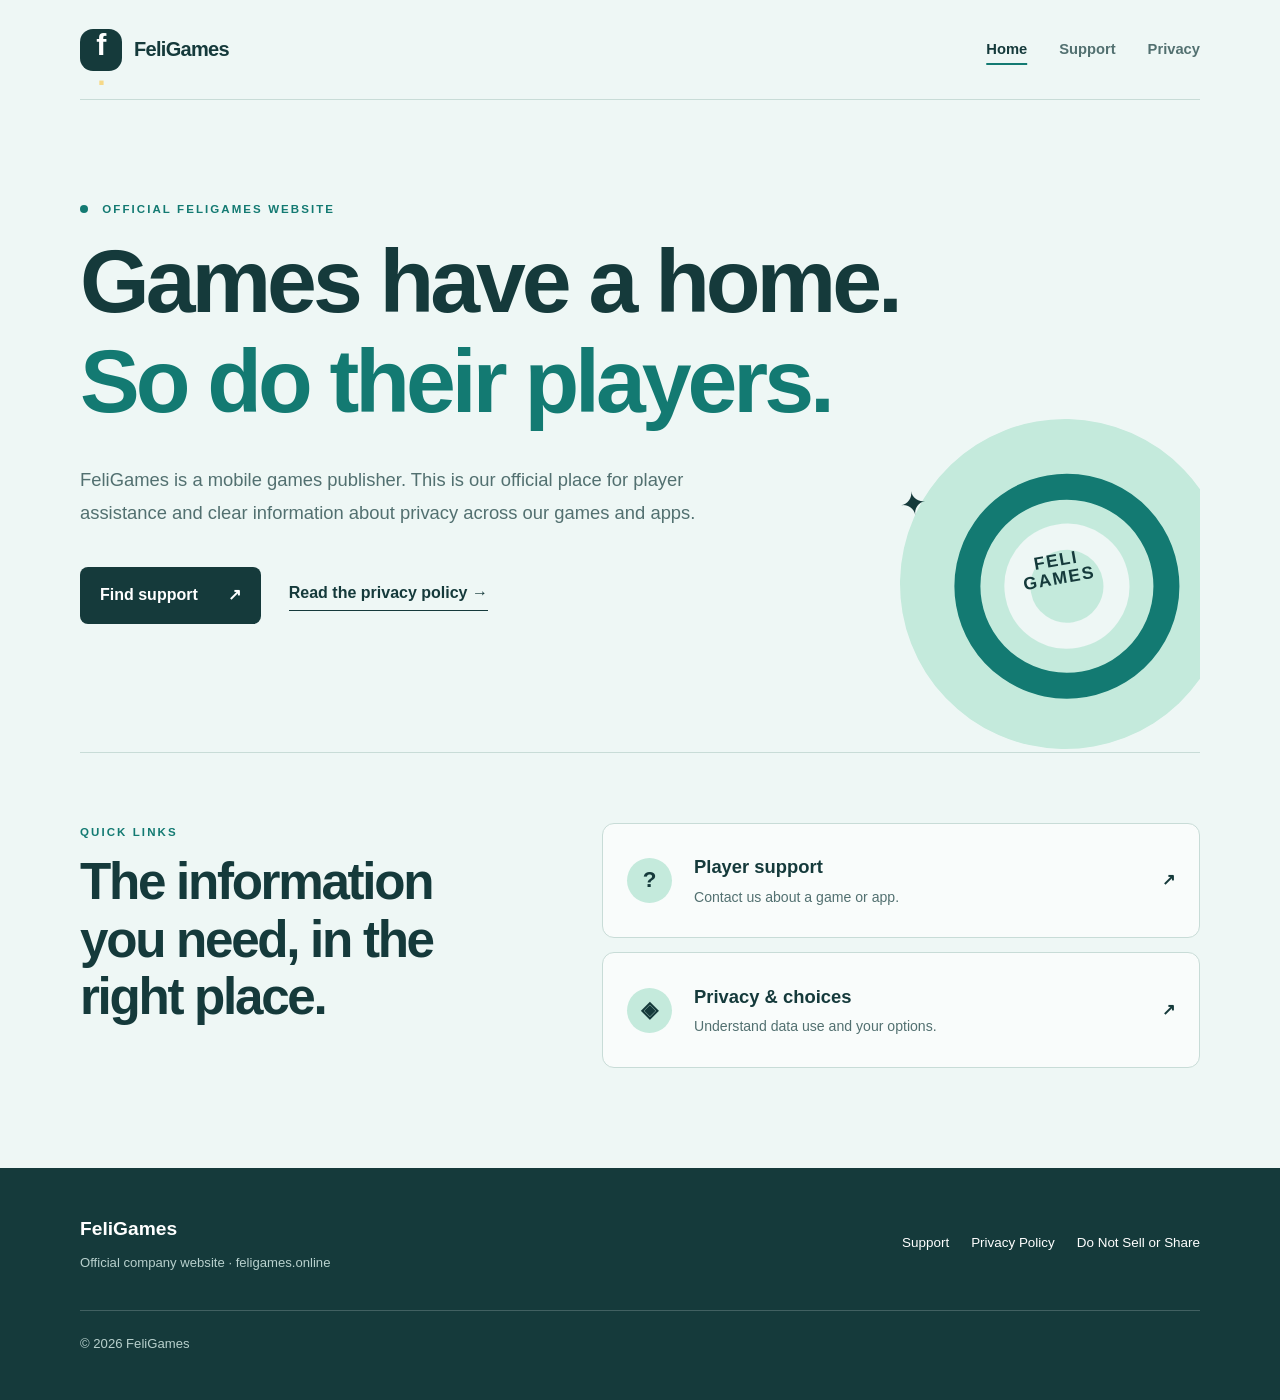
<file: index.html>
<!doctype html>
<html lang="en">
<head>
  <meta charset="utf-8">
  <meta name="viewport" content="width=device-width, initial-scale=1">
  <meta name="theme-color" content="#eef7f5">
  <meta name="description" content="FeliGames is a mobile games publisher. Find official support and privacy information here.">
  <link rel="canonical" href="https://feligames.online/">
  <link rel="stylesheet" href="styles.css">
  <title>FeliGames | Mobile Games Publisher</title>
</head>
<body>
  <a class="skip" href="#main">Skip to content</a>
  <header class="site-header wrap">
    <a class="wordmark" href="./" aria-label="FeliGames home"><span class="mark" aria-hidden="true">f<span>.</span></span><span>FeliGames</span></a>
    <nav aria-label="Main navigation"><a aria-current="page" href="./">Home</a><a href="support.html">Support</a><a href="privacy-policy.html">Privacy</a></nav>
  </header>
  <main id="main">
    <section class="hero wrap">
      <p class="eyebrow"><span class="dot"></span> Official FeliGames website</p>
      <h1>Games have a home.<br><span>So do their players.</span></h1>
      <p class="hero-lead">FeliGames is a mobile games publisher. This is our official place for player assistance and clear information about privacy across our games and apps.</p>
      <div class="hero-actions"><a class="button" href="support.html">Find support <span aria-hidden="true">↗</span></a><a class="text-link" href="privacy-policy.html">Read the privacy policy <span aria-hidden="true">→</span></a></div>
      <div class="hero-art" aria-hidden="true"><span class="arc arc-one"></span><span class="arc arc-two"></span><span class="spark spark-one">✦</span><span class="spark spark-two">✦</span><span class="art-label">FELI<br>GAMES</span></div>
    </section>
    <section class="directory wrap" aria-labelledby="directory-title">
      <div class="directory-intro"><p class="eyebrow">Quick links</p><h2 id="directory-title">The information you need, in the right place.</h2></div>
      <div class="directory-links"><a href="support.html"><span class="link-icon" aria-hidden="true">?</span><span><strong>Player support</strong><small>Contact us about a game or app.</small></span><span class="arrow" aria-hidden="true">↗</span></a><a href="privacy-policy.html"><span class="link-icon" aria-hidden="true">◈</span><span><strong>Privacy &amp; choices</strong><small>Understand data use and your options.</small></span><span class="arrow" aria-hidden="true">↗</span></a></div>
    </section>
  </main>
  <footer class="site-footer"><div class="wrap footer-inner"><div><a class="footer-name" href="./">FeliGames</a><p>Official company website · feligames.online</p></div><div class="footer-nav"><a href="support.html">Support</a><a href="privacy-policy.html">Privacy Policy</a><a href="privacy-policy.html#california">Do Not Sell or Share</a></div><p class="copyright">© 2026 FeliGames</p></div></footer>
</body>
</html>
</file>
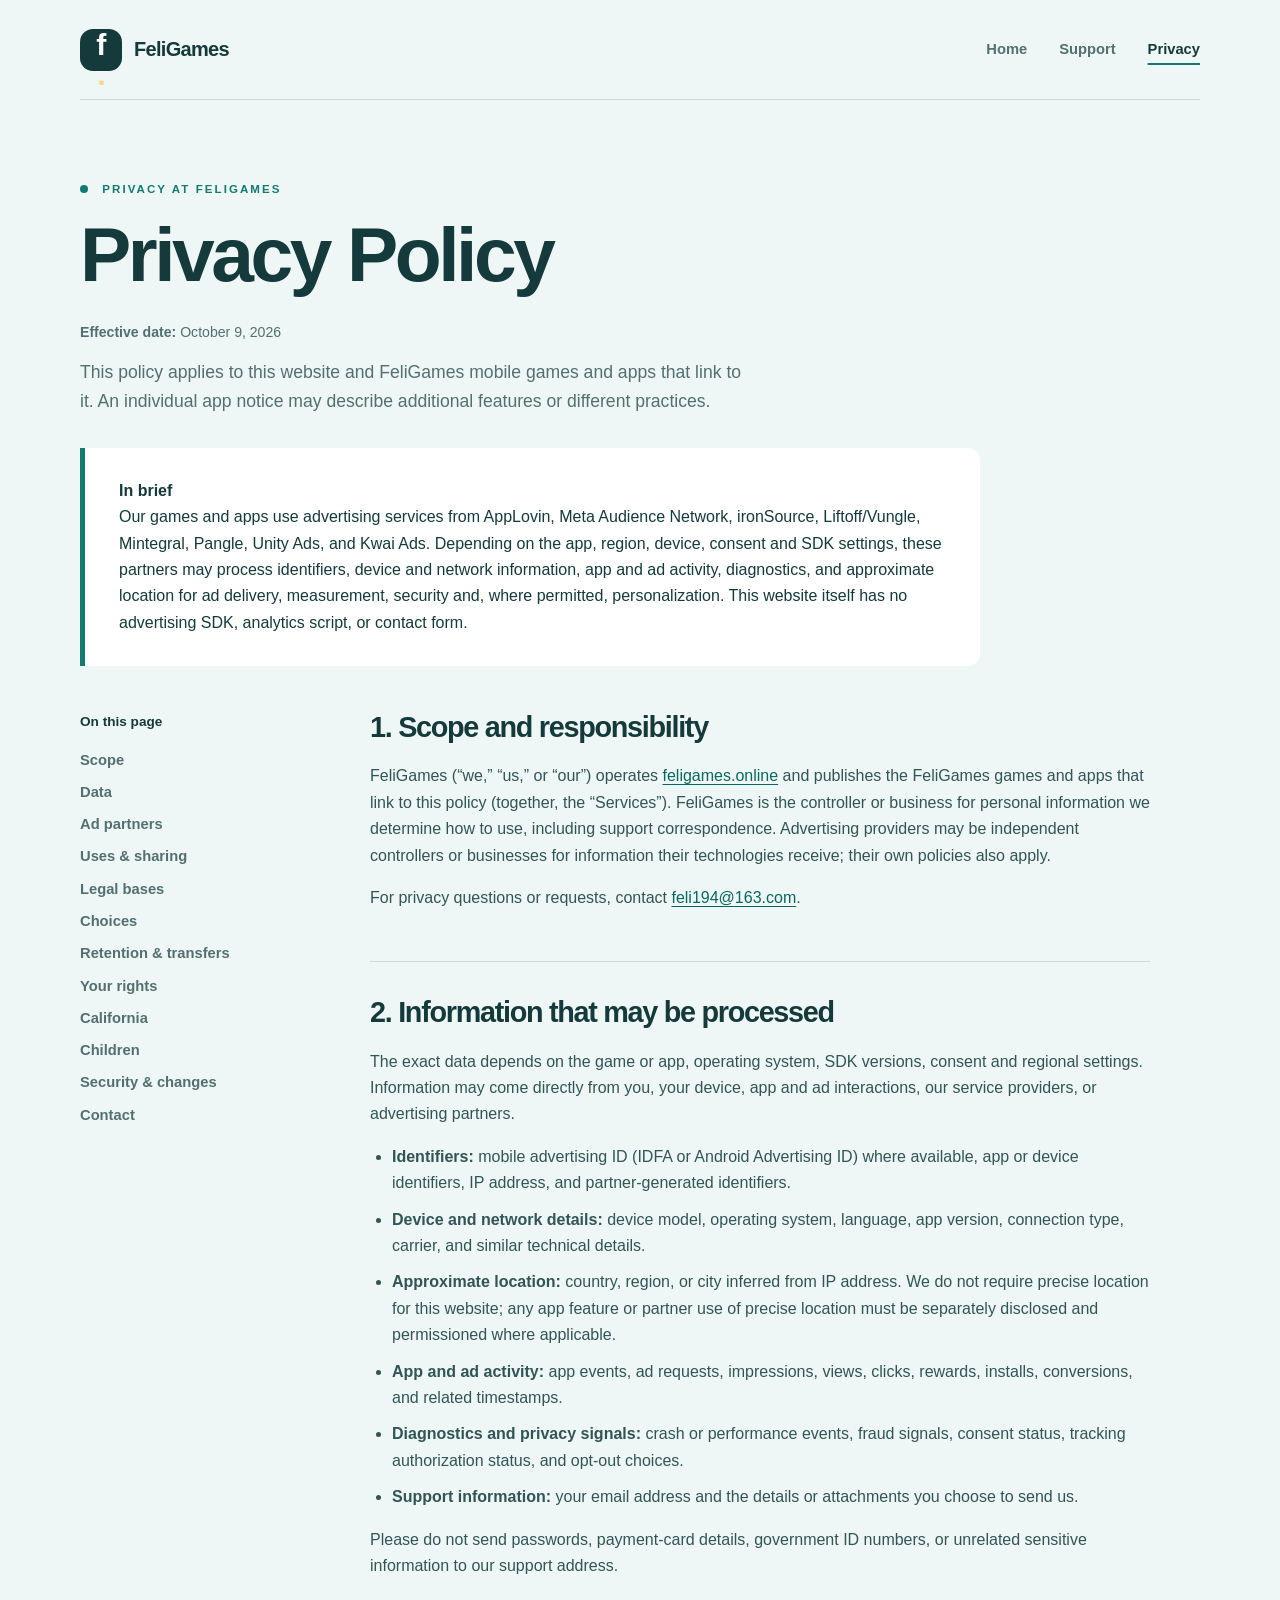
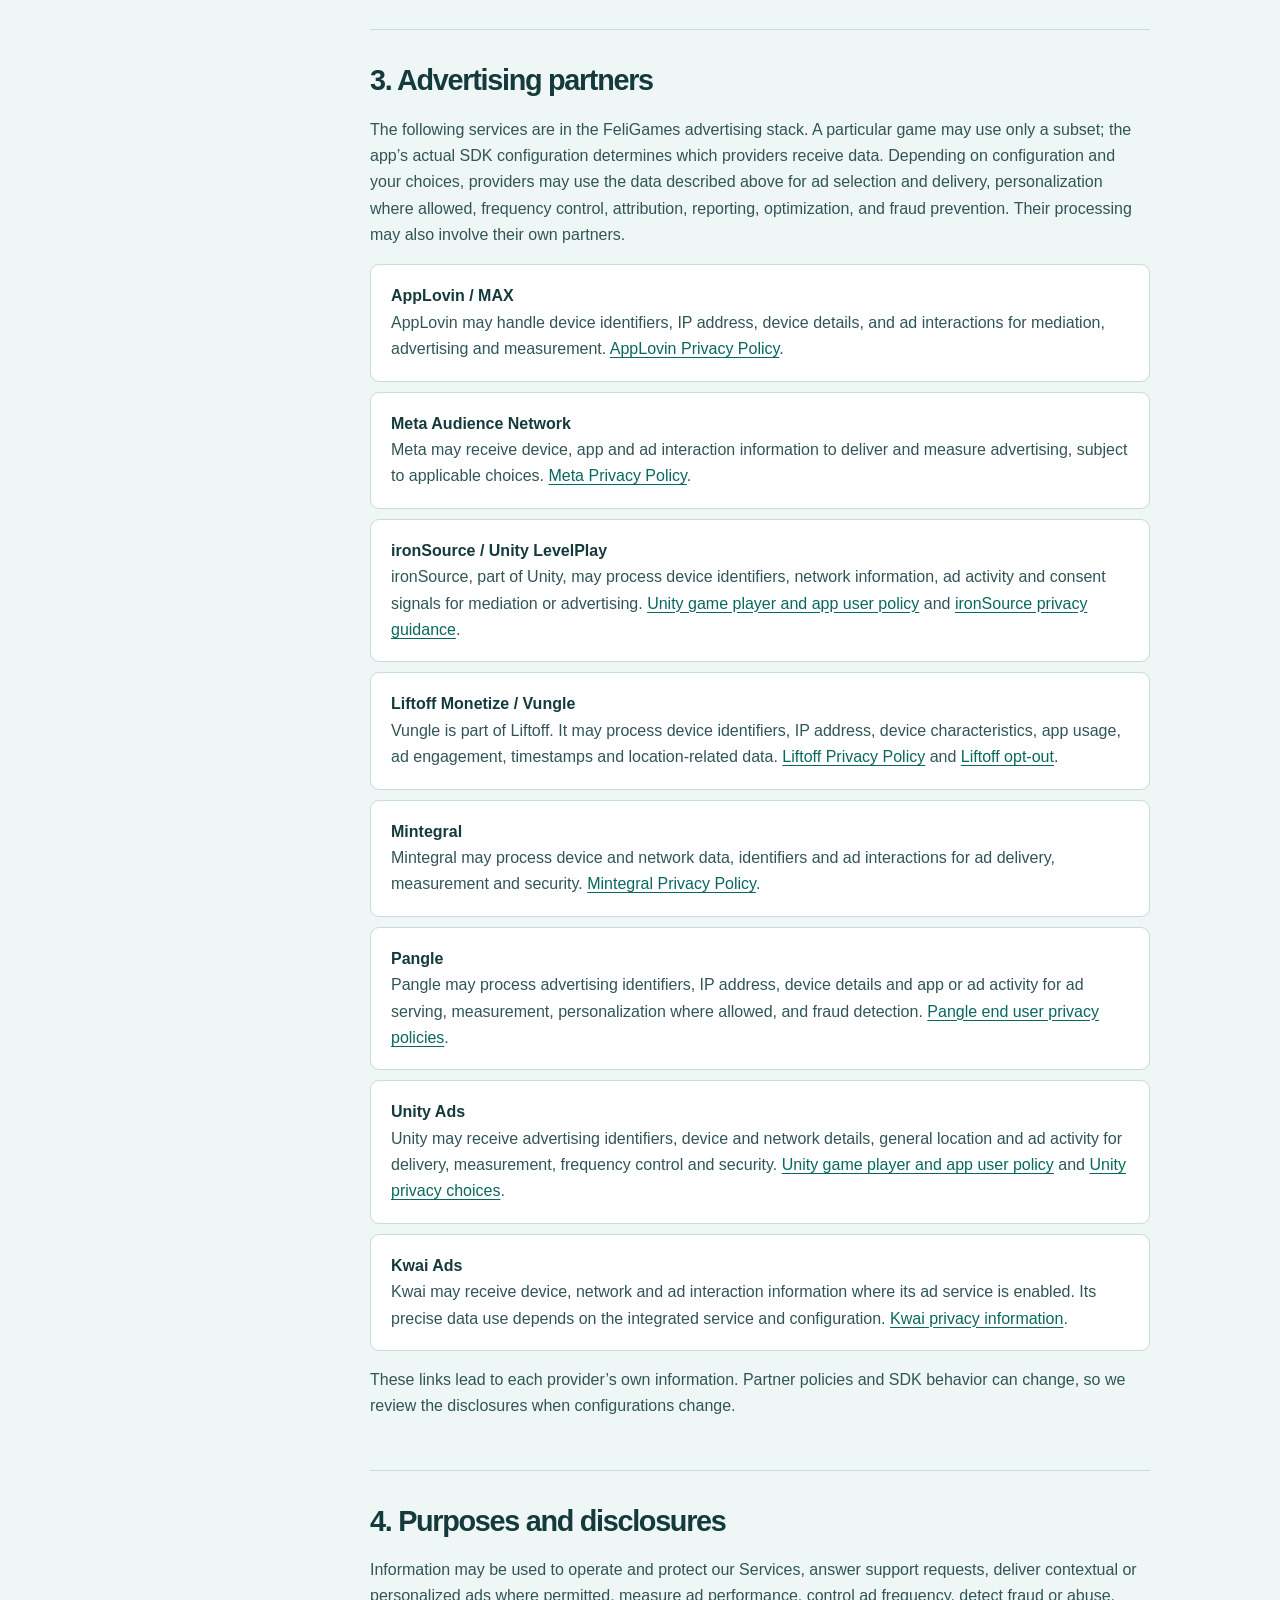
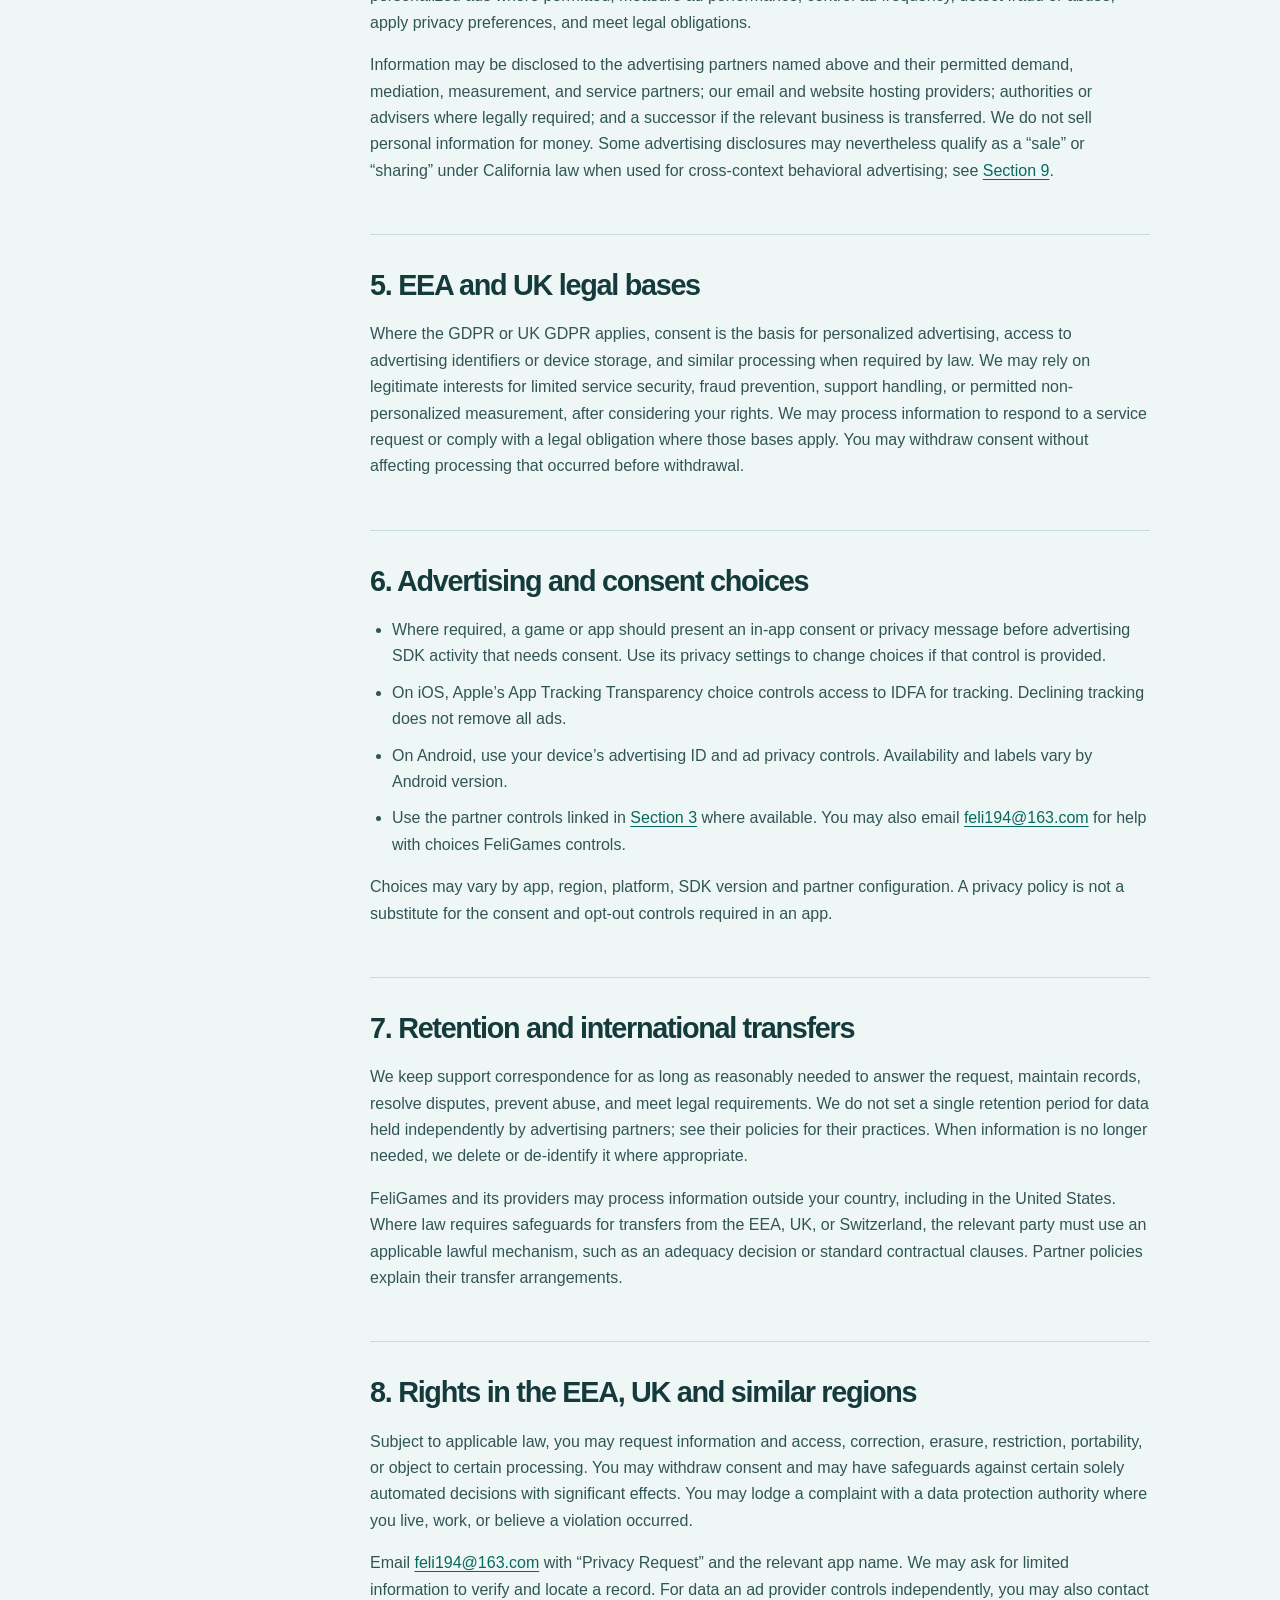
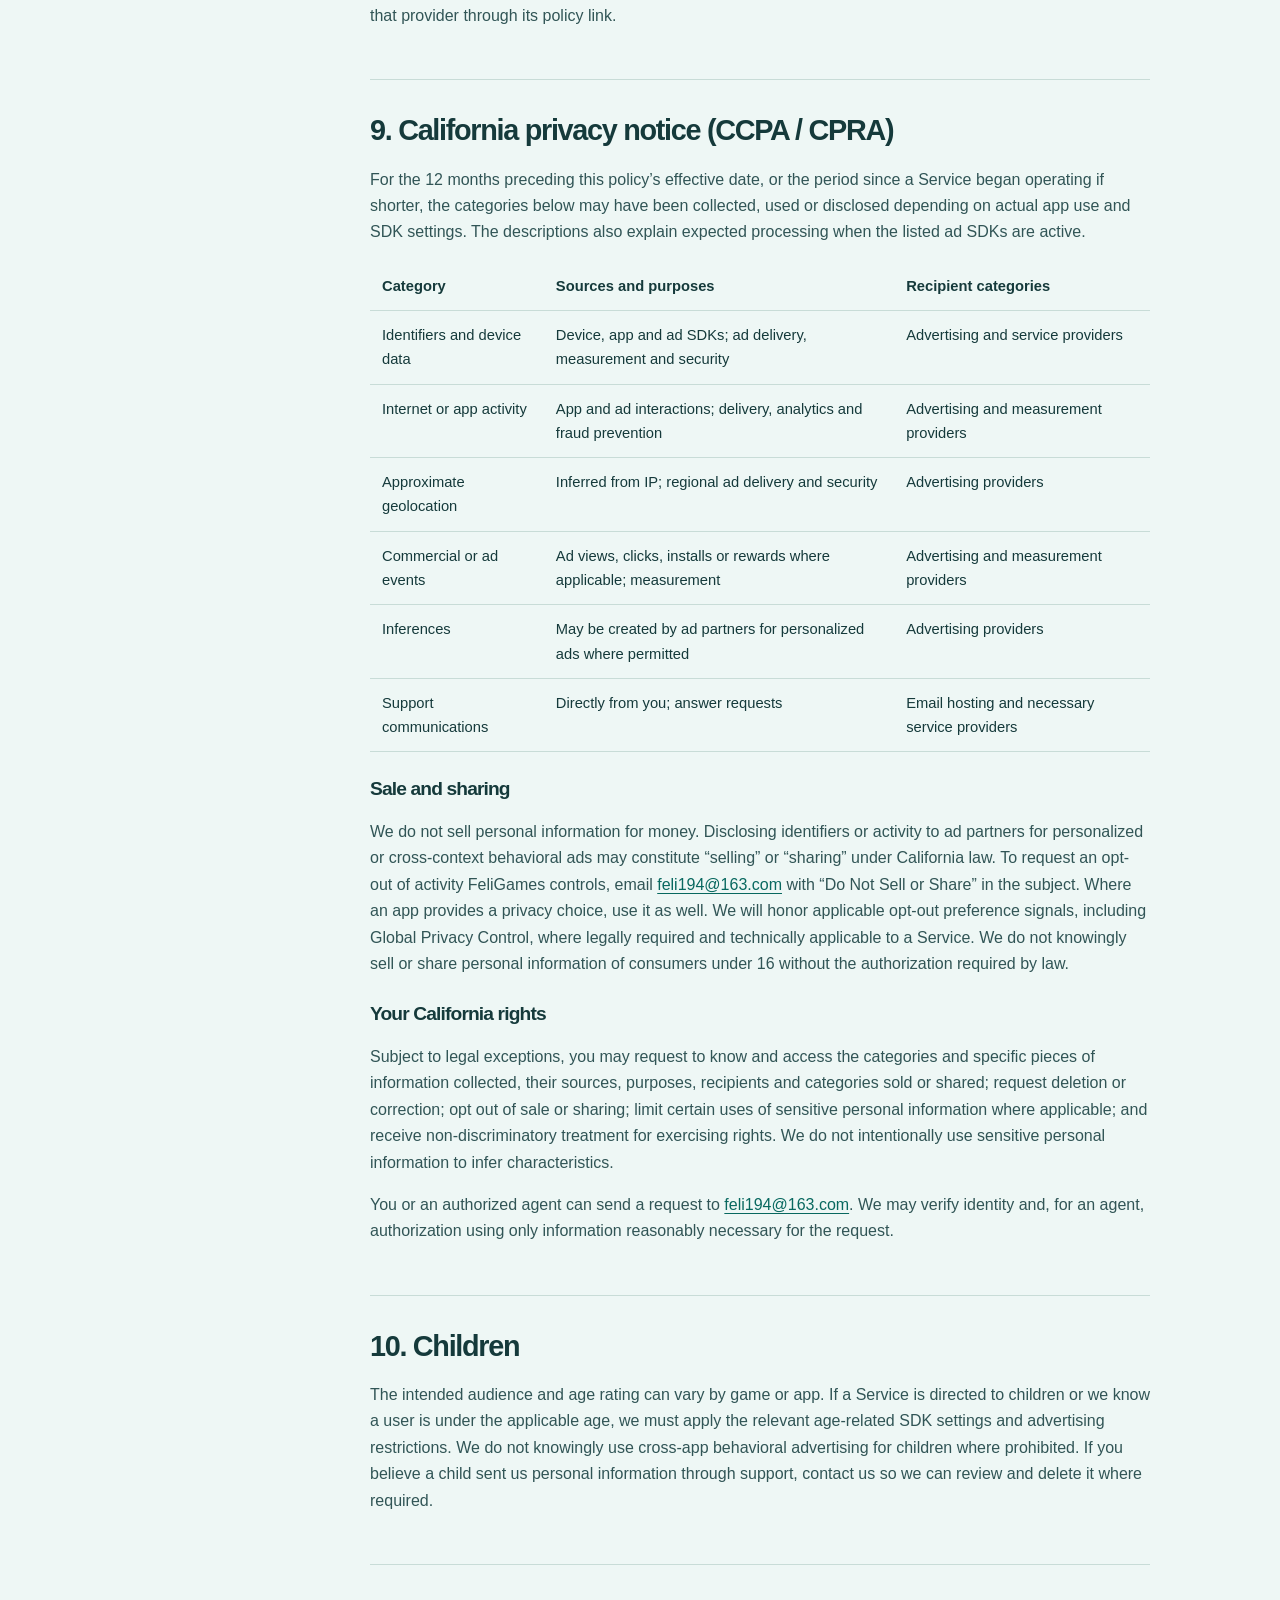
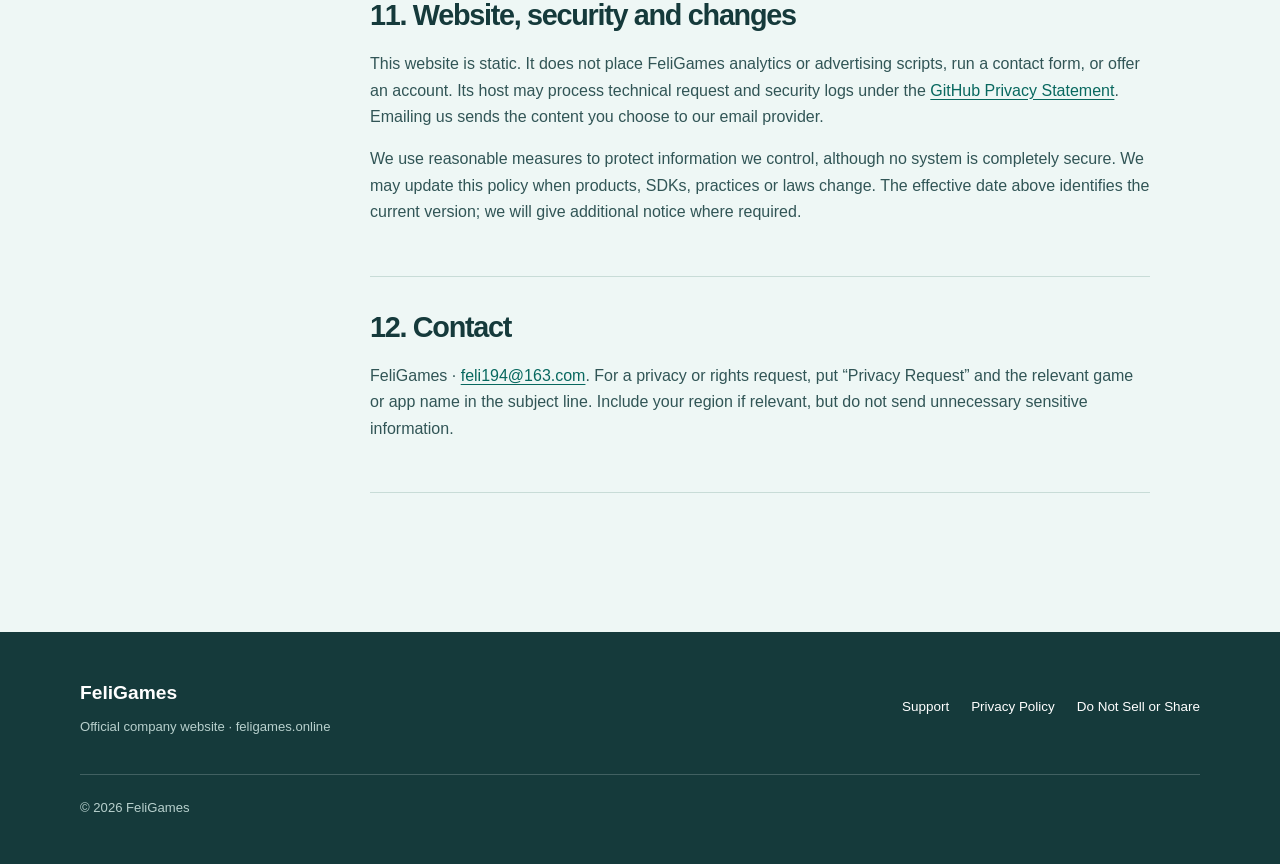
<file: privacy-policy.html>
<!doctype html>
<html lang="en">
<head>
  <meta charset="utf-8">
  <meta name="viewport" content="width=device-width, initial-scale=1">
  <meta name="theme-color" content="#eef7f5">
  <meta name="description" content="FeliGames privacy policy covering mobile games, advertising partners, GDPR rights, and California privacy choices.">
  <link rel="canonical" href="https://feligames.online/privacy-policy.html">
  <link rel="stylesheet" href="styles.css">
  <title>Privacy Policy | FeliGames</title>
</head>
<body>
  <a class="skip" href="#main">Skip to content</a>
  <header class="site-header wrap"><a class="wordmark" href="./" aria-label="FeliGames home"><span class="mark" aria-hidden="true">f<span>.</span></span><span>FeliGames</span></a><nav aria-label="Main navigation"><a href="./">Home</a><a href="support.html">Support</a><a aria-current="page" href="privacy-policy.html">Privacy</a></nav></header>
  <main id="main" class="wrap inner-main">
    <header class="page-head policy-head"><p class="eyebrow"><span class="dot"></span> Privacy at FeliGames</p><h1>Privacy Policy</h1><p class="policy-date"><strong>Effective date:</strong> October 9, 2026</p><p>This policy applies to this website and FeliGames mobile games and apps that link to it. An individual app notice may describe additional features or different practices.</p></header>
    <div class="policy-summary"><strong>In brief</strong><p>Our games and apps use advertising services from AppLovin, Meta Audience Network, ironSource, Liftoff/Vungle, Mintegral, Pangle, Unity Ads, and Kwai Ads. Depending on the app, region, device, consent and SDK settings, these partners may process identifiers, device and network information, app and ad activity, diagnostics, and approximate location for ad delivery, measurement, security and, where permitted, personalization. This website itself has no advertising SDK, analytics script, or contact form.</p></div>
    <div class="policy-grid">
      <nav class="policy-nav" aria-label="Privacy policy sections"><strong>On this page</strong><a href="#scope">Scope</a><a href="#data">Data</a><a href="#partners">Ad partners</a><a href="#uses">Uses &amp; sharing</a><a href="#legal">Legal bases</a><a href="#choices">Choices</a><a href="#retention">Retention &amp; transfers</a><a href="#rights">Your rights</a><a href="#california">California</a><a href="#children">Children</a><a href="#security">Security &amp; changes</a><a href="#contact">Contact</a></nav>
      <article class="policy-copy">
        <section id="scope"><h2>1. Scope and responsibility</h2><p>FeliGames (“we,” “us,” or “our”) operates <a href="https://feligames.online/">feligames.online</a> and publishes the FeliGames games and apps that link to this policy (together, the “Services”). FeliGames is the controller or business for personal information we determine how to use, including support correspondence. Advertising providers may be independent controllers or businesses for information their technologies receive; their own policies also apply.</p><p>For privacy questions or requests, contact <a href="mailto:feli194@163.com">feli194@163.com</a>.</p></section>
        <section id="data"><h2>2. Information that may be processed</h2><p>The exact data depends on the game or app, operating system, SDK versions, consent and regional settings. Information may come directly from you, your device, app and ad interactions, our service providers, or advertising partners.</p><ul><li><strong>Identifiers:</strong> mobile advertising ID (IDFA or Android Advertising ID) where available, app or device identifiers, IP address, and partner-generated identifiers.</li><li><strong>Device and network details:</strong> device model, operating system, language, app version, connection type, carrier, and similar technical details.</li><li><strong>Approximate location:</strong> country, region, or city inferred from IP address. We do not require precise location for this website; any app feature or partner use of precise location must be separately disclosed and permissioned where applicable.</li><li><strong>App and ad activity:</strong> app events, ad requests, impressions, views, clicks, rewards, installs, conversions, and related timestamps.</li><li><strong>Diagnostics and privacy signals:</strong> crash or performance events, fraud signals, consent status, tracking authorization status, and opt-out choices.</li><li><strong>Support information:</strong> your email address and the details or attachments you choose to send us.</li></ul><p>Please do not send passwords, payment-card details, government ID numbers, or unrelated sensitive information to our support address.</p></section>
        <section id="partners"><h2>3. Advertising partners</h2><p>The following services are in the FeliGames advertising stack. A particular game may use only a subset; the app’s actual SDK configuration determines which providers receive data. Depending on configuration and your choices, providers may use the data described above for ad selection and delivery, personalization where allowed, frequency control, attribution, reporting, optimization, and fraud prevention. Their processing may also involve their own partners.</p><ul class="partner-list"><li><strong>AppLovin / MAX</strong> AppLovin may handle device identifiers, IP address, device details, and ad interactions for mediation, advertising and measurement. <a href="https://legal.applovin.com/privacy/">AppLovin Privacy Policy</a>.</li><li><strong>Meta Audience Network</strong> Meta may receive device, app and ad interaction information to deliver and measure advertising, subject to applicable choices. <a href="https://www.facebook.com/privacy/policy/">Meta Privacy Policy</a>.</li><li><strong>ironSource / Unity LevelPlay</strong> ironSource, part of Unity, may process device identifiers, network information, ad activity and consent signals for mediation or advertising. <a href="https://unity.com/legal/game-player-and-app-user-privacy-policy">Unity game player and app user policy</a> and <a href="https://docs.unity.com/grow/levelplay/platform/legal-resources/ironsource-gdpr-compliance">ironSource privacy guidance</a>.</li><li><strong>Liftoff Monetize / Vungle</strong> Vungle is part of Liftoff. It may process device identifiers, IP address, device characteristics, app usage, ad engagement, timestamps and location-related data. <a href="https://liftoff.ai/privacy-policy/">Liftoff Privacy Policy</a> and <a href="https://liftoff.ai/opt-out/">Liftoff opt-out</a>.</li><li><strong>Mintegral</strong> Mintegral may process device and network data, identifiers and ad interactions for ad delivery, measurement and security. <a href="https://www.mintegral.com/en/privacy">Mintegral Privacy Policy</a>.</li><li><strong>Pangle</strong> Pangle may process advertising identifiers, IP address, device details and app or ad activity for ad serving, measurement, personalization where allowed, and fraud detection. <a href="https://www.pangleglobal.com/privacy/enduser">Pangle end user privacy policies</a>.</li><li><strong>Unity Ads</strong> Unity may receive advertising identifiers, device and network details, general location and ad activity for delivery, measurement, frequency control and security. <a href="https://unity.com/legal/game-player-and-app-user-privacy-policy">Unity game player and app user policy</a> and <a href="https://unity.com/legal/do-not-sell-my-personal-information">Unity privacy choices</a>.</li><li><strong>Kwai Ads</strong> Kwai may receive device, network and ad interaction information where its ad service is enabled. Its precise data use depends on the integrated service and configuration. <a href="https://www.kwai.com/legal">Kwai privacy information</a>.</li></ul><p>These links lead to each provider’s own information. Partner policies and SDK behavior can change, so we review the disclosures when configurations change.</p></section>
        <section id="uses"><h2>4. Purposes and disclosures</h2><p>Information may be used to operate and protect our Services, answer support requests, deliver contextual or personalized ads where permitted, measure ad performance, control ad frequency, detect fraud or abuse, apply privacy preferences, and meet legal obligations.</p><p>Information may be disclosed to the advertising partners named above and their permitted demand, mediation, measurement, and service partners; our email and website hosting providers; authorities or advisers where legally required; and a successor if the relevant business is transferred. We do not sell personal information for money. Some advertising disclosures may nevertheless qualify as a “sale” or “sharing” under California law when used for cross-context behavioral advertising; see <a href="#california">Section 9</a>.</p></section>
        <section id="legal"><h2>5. EEA and UK legal bases</h2><p>Where the GDPR or UK GDPR applies, consent is the basis for personalized advertising, access to advertising identifiers or device storage, and similar processing when required by law. We may rely on legitimate interests for limited service security, fraud prevention, support handling, or permitted non-personalized measurement, after considering your rights. We may process information to respond to a service request or comply with a legal obligation where those bases apply. You may withdraw consent without affecting processing that occurred before withdrawal.</p></section>
        <section id="choices"><h2>6. Advertising and consent choices</h2><ul><li>Where required, a game or app should present an in-app consent or privacy message before advertising SDK activity that needs consent. Use its privacy settings to change choices if that control is provided.</li><li>On iOS, Apple’s App Tracking Transparency choice controls access to IDFA for tracking. Declining tracking does not remove all ads.</li><li>On Android, use your device’s advertising ID and ad privacy controls. Availability and labels vary by Android version.</li><li>Use the partner controls linked in <a href="#partners">Section 3</a> where available. You may also email <a href="mailto:feli194@163.com?subject=Privacy%20Request">feli194@163.com</a> for help with choices FeliGames controls.</li></ul><p>Choices may vary by app, region, platform, SDK version and partner configuration. A privacy policy is not a substitute for the consent and opt-out controls required in an app.</p></section>
        <section id="retention"><h2>7. Retention and international transfers</h2><p>We keep support correspondence for as long as reasonably needed to answer the request, maintain records, resolve disputes, prevent abuse, and meet legal requirements. We do not set a single retention period for data held independently by advertising partners; see their policies for their practices. When information is no longer needed, we delete or de-identify it where appropriate.</p><p>FeliGames and its providers may process information outside your country, including in the United States. Where law requires safeguards for transfers from the EEA, UK, or Switzerland, the relevant party must use an applicable lawful mechanism, such as an adequacy decision or standard contractual clauses. Partner policies explain their transfer arrangements.</p></section>
        <section id="rights"><h2>8. Rights in the EEA, UK and similar regions</h2><p>Subject to applicable law, you may request information and access, correction, erasure, restriction, portability, or object to certain processing. You may withdraw consent and may have safeguards against certain solely automated decisions with significant effects. You may lodge a complaint with a data protection authority where you live, work, or believe a violation occurred.</p><p>Email <a href="mailto:feli194@163.com?subject=Privacy%20Request">feli194@163.com</a> with “Privacy Request” and the relevant app name. We may ask for limited information to verify and locate a record. For data an ad provider controls independently, you may also contact that provider through its policy link.</p></section>
        <section id="california"><h2>9. California privacy notice (CCPA / CPRA)</h2><p>For the 12 months preceding this policy’s effective date, or the period since a Service began operating if shorter, the categories below may have been collected, used or disclosed depending on actual app use and SDK settings. The descriptions also explain expected processing when the listed ad SDKs are active.</p><table><thead><tr><th>Category</th><th>Sources and purposes</th><th>Recipient categories</th></tr></thead><tbody><tr><td>Identifiers and device data</td><td>Device, app and ad SDKs; ad delivery, measurement and security</td><td>Advertising and service providers</td></tr><tr><td>Internet or app activity</td><td>App and ad interactions; delivery, analytics and fraud prevention</td><td>Advertising and measurement providers</td></tr><tr><td>Approximate geolocation</td><td>Inferred from IP; regional ad delivery and security</td><td>Advertising providers</td></tr><tr><td>Commercial or ad events</td><td>Ad views, clicks, installs or rewards where applicable; measurement</td><td>Advertising and measurement providers</td></tr><tr><td>Inferences</td><td>May be created by ad partners for personalized ads where permitted</td><td>Advertising providers</td></tr><tr><td>Support communications</td><td>Directly from you; answer requests</td><td>Email hosting and necessary service providers</td></tr></tbody></table><h3>Sale and sharing</h3><p>We do not sell personal information for money. Disclosing identifiers or activity to ad partners for personalized or cross-context behavioral ads may constitute “selling” or “sharing” under California law. To request an opt-out of activity FeliGames controls, email <a href="mailto:feli194@163.com?subject=Do%20Not%20Sell%20or%20Share">feli194@163.com</a> with “Do Not Sell or Share” in the subject. Where an app provides a privacy choice, use it as well. We will honor applicable opt-out preference signals, including Global Privacy Control, where legally required and technically applicable to a Service. We do not knowingly sell or share personal information of consumers under 16 without the authorization required by law.</p><h3>Your California rights</h3><p>Subject to legal exceptions, you may request to know and access the categories and specific pieces of information collected, their sources, purposes, recipients and categories sold or shared; request deletion or correction; opt out of sale or sharing; limit certain uses of sensitive personal information where applicable; and receive non-discriminatory treatment for exercising rights. We do not intentionally use sensitive personal information to infer characteristics.</p><p>You or an authorized agent can send a request to <a href="mailto:feli194@163.com?subject=California%20Privacy%20Request">feli194@163.com</a>. We may verify identity and, for an agent, authorization using only information reasonably necessary for the request.</p></section>
        <section id="children"><h2>10. Children</h2><p>The intended audience and age rating can vary by game or app. If a Service is directed to children or we know a user is under the applicable age, we must apply the relevant age-related SDK settings and advertising restrictions. We do not knowingly use cross-app behavioral advertising for children where prohibited. If you believe a child sent us personal information through support, contact us so we can review and delete it where required.</p></section>
        <section id="security"><h2>11. Website, security and changes</h2><p>This website is static. It does not place FeliGames analytics or advertising scripts, run a contact form, or offer an account. Its host may process technical request and security logs under the <a href="https://docs.github.com/en/site-policy/privacy-policies/github-general-privacy-statement">GitHub Privacy Statement</a>. Emailing us sends the content you choose to our email provider.</p><p>We use reasonable measures to protect information we control, although no system is completely secure. We may update this policy when products, SDKs, practices or laws change. The effective date above identifies the current version; we will give additional notice where required.</p></section>
        <section id="contact"><h2>12. Contact</h2><p>FeliGames · <a href="mailto:feli194@163.com">feli194@163.com</a>. For a privacy or rights request, put “Privacy Request” and the relevant game or app name in the subject line. Include your region if relevant, but do not send unnecessary sensitive information.</p></section>
      </article>
    </div>
  </main>
  <footer class="site-footer"><div class="wrap footer-inner"><div><a class="footer-name" href="./">FeliGames</a><p>Official company website · feligames.online</p></div><div class="footer-nav"><a href="support.html">Support</a><a href="privacy-policy.html">Privacy Policy</a><a href="privacy-policy.html#california">Do Not Sell or Share</a></div><p class="copyright">© 2026 FeliGames</p></div></footer>
</body>
</html>
</file>
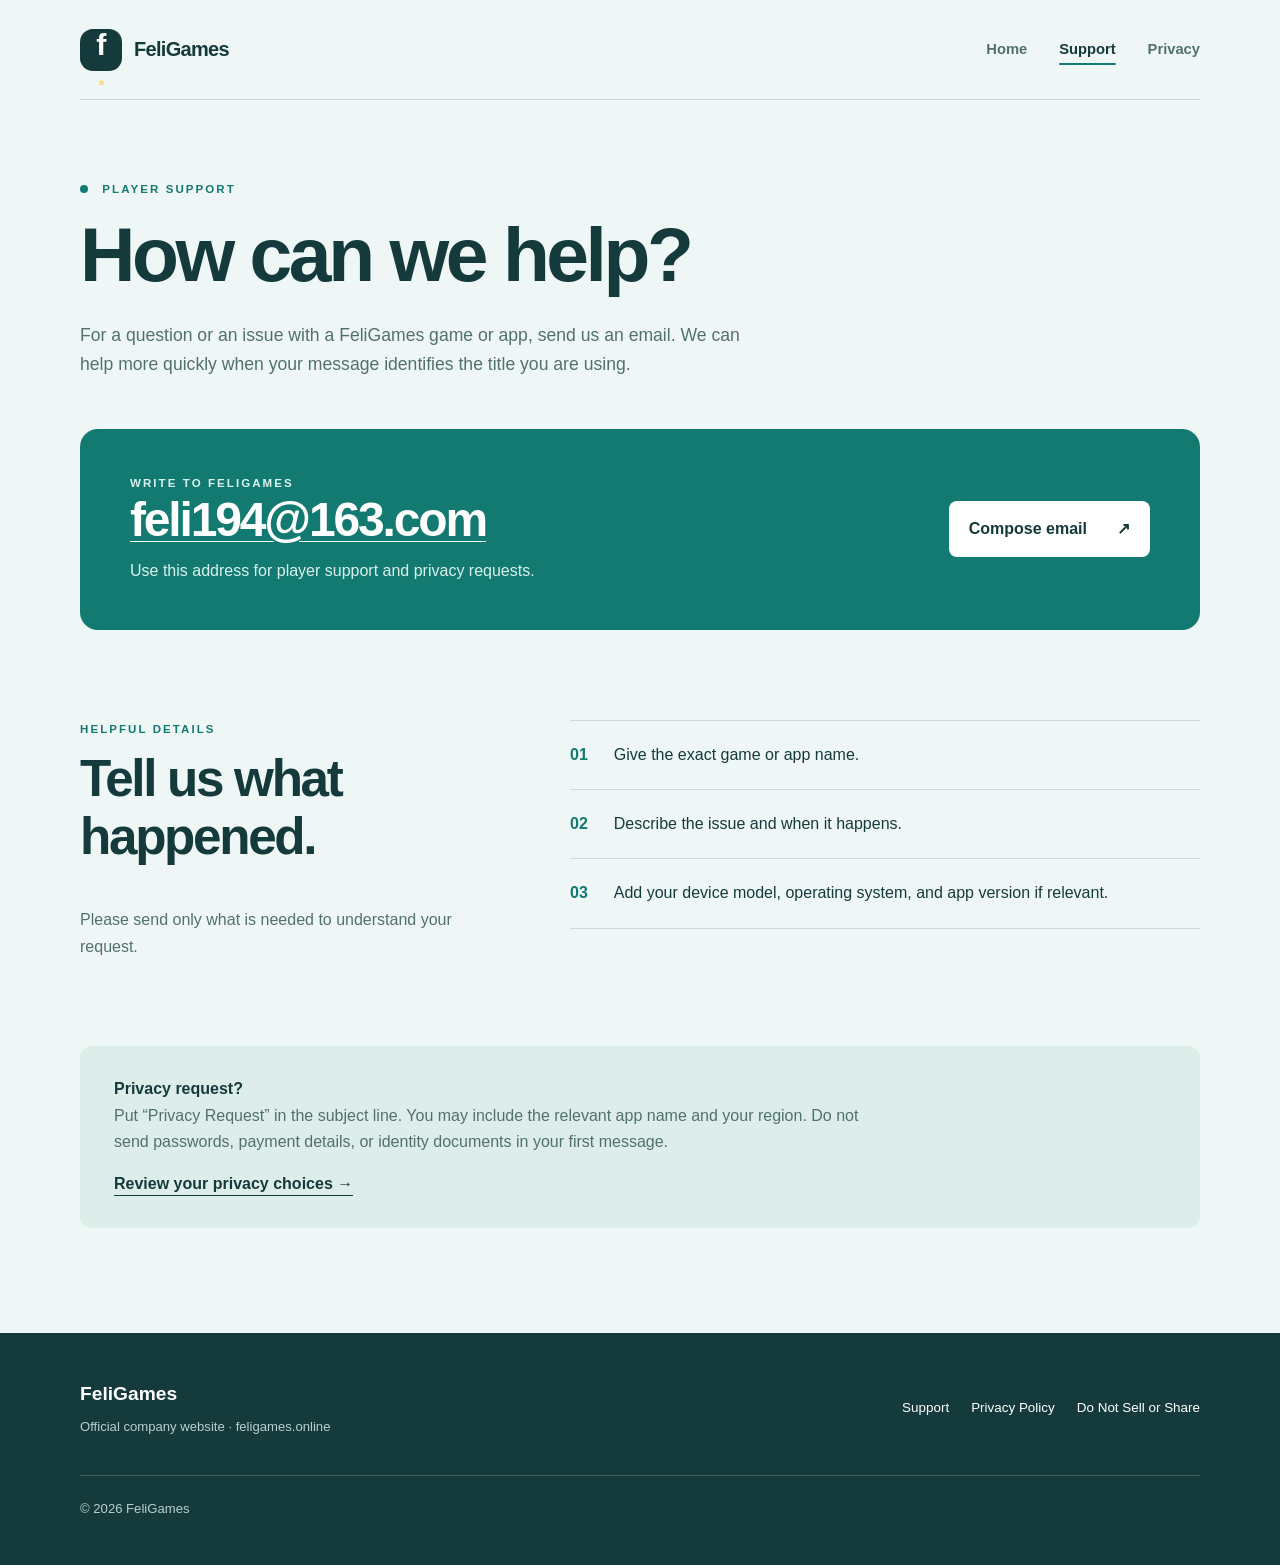
<file: support.html>
<!doctype html>
<html lang="en">
<head>
  <meta charset="utf-8">
  <meta name="viewport" content="width=device-width, initial-scale=1">
  <meta name="theme-color" content="#eef7f5">
  <meta name="description" content="Official support contact for FeliGames mobile games and apps.">
  <link rel="canonical" href="https://feligames.online/support.html">
  <link rel="stylesheet" href="styles.css">
  <title>Support | FeliGames</title>
</head>
<body>
  <a class="skip" href="#main">Skip to content</a>
  <header class="site-header wrap"><a class="wordmark" href="./" aria-label="FeliGames home"><span class="mark" aria-hidden="true">f<span>.</span></span><span>FeliGames</span></a><nav aria-label="Main navigation"><a href="./">Home</a><a aria-current="page" href="support.html">Support</a><a href="privacy-policy.html">Privacy</a></nav></header>
  <main id="main" class="wrap inner-main">
    <section class="page-head"><p class="eyebrow"><span class="dot"></span> Player support</p><h1>How can we help?</h1><p>For a question or an issue with a FeliGames game or app, send us an email. We can help more quickly when your message identifies the title you are using.</p></section>
    <section class="contact-panel" aria-labelledby="email-heading"><div><p class="panel-label">Write to FeliGames</p><h2 id="email-heading"><a href="mailto:feli194@163.com">feli194@163.com</a></h2><p>Use this address for player support and privacy requests.</p></div><a class="button button-light" href="mailto:feli194@163.com?subject=FeliGames%20Support">Compose email <span aria-hidden="true">↗</span></a></section>
    <section class="support-guidance" aria-labelledby="guidance-heading"><div><p class="eyebrow">Helpful details</p><h2 id="guidance-heading">Tell us what happened.</h2><p>Please send only what is needed to understand your request.</p></div><ol><li><strong>01</strong><span>Give the exact game or app name.</span></li><li><strong>02</strong><span>Describe the issue and when it happens.</span></li><li><strong>03</strong><span>Add your device model, operating system, and app version if relevant.</span></li></ol></section>
    <aside class="soft-note"><strong>Privacy request?</strong><p>Put “Privacy Request” in the subject line. You may include the relevant app name and your region. Do not send passwords, payment details, or identity documents in your first message.</p><a class="text-link" href="privacy-policy.html">Review your privacy choices <span aria-hidden="true">→</span></a></aside>
  </main>
  <footer class="site-footer"><div class="wrap footer-inner"><div><a class="footer-name" href="./">FeliGames</a><p>Official company website · feligames.online</p></div><div class="footer-nav"><a href="support.html">Support</a><a href="privacy-policy.html">Privacy Policy</a><a href="privacy-policy.html#california">Do Not Sell or Share</a></div><p class="copyright">© 2026 FeliGames</p></div></footer>
</body>
</html>
</file>
<file: styles.css>
:root{--canvas:#eef7f5;--ink:#153a3b;--muted:#527070;--line:#c8dcd7;--sea:#137a72;--mint:#c4eadc;--sun:#f6d988;--white:#fff;--max:1120px}
*{box-sizing:border-box}html{scroll-behavior:smooth}body{margin:0;background:var(--canvas);color:var(--ink);font-family:Inter,"Avenir Next",Avenir,"Segoe UI",Arial,sans-serif;line-height:1.65}a{color:inherit}h1,h2,h3,p{margin-top:0}h1,h2,h3{line-height:1.12;letter-spacing:-.045em}h1{font-size:clamp(3.25rem,7vw,6.5rem);font-weight:750}h2{font-size:clamp(2rem,4vw,3.4rem)}.wrap{width:min(calc(100% - 48px),var(--max));margin-inline:auto}.skip{position:absolute;left:-9999px;top:8px;background:var(--ink);color:#fff;padding:8px;z-index:10}.skip:focus{left:8px}.site-header{min-height:100px;display:flex;align-items:center;justify-content:space-between;gap:24px;border-bottom:1px solid var(--line)}.wordmark{display:inline-flex;align-items:center;gap:12px;text-decoration:none;font-size:1.25rem;font-weight:800;letter-spacing:-.035em}.mark{width:42px;height:42px;display:grid;place-items:center;border-radius:13px;background:var(--ink);color:#fff;font-size:1.9rem;line-height:1}.mark span{color:var(--sun)}nav{display:flex;align-items:center;gap:32px}nav a{text-decoration:none;color:var(--muted);font-size:.92rem;font-weight:700}nav a:hover,nav a[aria-current]{color:var(--ink)}nav a[aria-current]{text-decoration:underline;text-decoration-color:var(--sea);text-decoration-thickness:2px;text-underline-offset:9px}.eyebrow,.panel-label{text-transform:uppercase;letter-spacing:.18em;font-size:.72rem;font-weight:800;color:var(--sea)}.dot{display:inline-block;width:8px;height:8px;border-radius:50%;background:var(--sea);margin-right:9px}.hero{position:relative;min-height:620px;padding:100px 0 128px;overflow:hidden}.hero h1,.hero-lead,.hero-actions,.hero .eyebrow{position:relative;z-index:1}.hero h1{max-width:900px;margin:0 0 32px}.hero h1 span{color:var(--sea)}.hero-lead{max-width:630px;color:var(--muted);font-size:1.15rem;line-height:1.8}.hero-actions{display:flex;align-items:center;flex-wrap:wrap;gap:28px;margin-top:38px}.button{display:inline-flex;align-items:center;justify-content:space-between;gap:30px;padding:15px 20px;border-radius:8px;background:var(--ink);color:#fff;text-decoration:none;font-weight:750;min-height:54px}.button:hover{background:var(--sea)}.text-link{font-weight:750;text-decoration:none;border-bottom:1px solid currentColor;padding-bottom:3px}.text-link:hover{color:var(--sea)}.hero-art{position:absolute;right:-30px;bottom:3px;width:330px;height:330px;border-radius:50%;background:var(--mint);transform:rotate(-10deg)}.arc{position:absolute;border:26px solid var(--sea);border-radius:50%;width:225px;height:225px;left:54px;top:55px}.arc-two{width:125px;height:125px;left:104px;top:105px;border-color:var(--canvas)}.spark{position:absolute;font-size:2rem;color:var(--ink)}.spark-one{left:16px;top:34px}.spark-two{right:-4px;bottom:46px}.art-label{position:absolute;left:124px;top:132px;font-size:1.1rem;font-weight:900;line-height:1;letter-spacing:.09em;text-align:center}.directory{display:grid;grid-template-columns:.85fr 1.15fr;gap:80px;padding:70px 0 100px;border-top:1px solid var(--line)}.directory h2{max-width:390px}.directory-links{display:grid;gap:14px}.directory-links a{display:flex;align-items:center;gap:22px;padding:27px 24px;border:1px solid var(--line);border-radius:12px;background:rgba(255,255,255,.65);text-decoration:none;transition:transform .15s,background .15s}.directory-links a:hover{transform:translateY(-3px);background:#fff}.link-icon{display:grid;place-items:center;width:45px;height:45px;flex:none;border-radius:50%;background:var(--mint);font-size:1.4rem;font-weight:700}.directory-links strong,.directory-links small{display:block}.directory-links strong{font-size:1.15rem}.directory-links small{color:var(--muted);font-size:.88rem;margin-top:3px}.arrow{margin-left:auto;font-weight:700}.site-footer{background:var(--ink);color:#fff}.footer-inner{display:grid;grid-template-columns:1fr auto;gap:30px;padding:45px 0}.footer-name{font-size:1.2rem;font-weight:800;text-decoration:none}.site-footer p{color:#b8d0cd;font-size:.82rem;margin:7px 0 0}.footer-nav{display:flex;align-items:center;flex-wrap:wrap;gap:22px}.footer-nav a{font-size:.84rem;text-decoration:none}.footer-nav a:hover{text-decoration:underline}.copyright{grid-column:1/-1;border-top:1px solid #416061;padding-top:22px}.inner-main{padding:80px 0 105px}.page-head{max-width:780px;margin-bottom:50px}.page-head h1{font-size:clamp(3rem,6vw,5.7rem);margin:0 0 24px}.page-head>p:last-child{max-width:670px;color:var(--muted);font-size:1.1rem}.contact-panel{display:flex;align-items:center;justify-content:space-between;gap:24px;padding:45px 50px;background:var(--sea);color:#fff;border-radius:18px}.contact-panel .panel-label,.contact-panel p{color:#daf3ed}.contact-panel h2{font-size:clamp(1.8rem,4vw,3rem);margin:0 0 12px}.contact-panel h2 a{text-decoration-thickness:1px;text-underline-offset:5px}.contact-panel p{margin-bottom:0}.button-light{color:var(--ink);background:#fff;white-space:nowrap}.button-light:hover{background:var(--sun)}.support-guidance{display:grid;grid-template-columns:.8fr 1.2fr;gap:70px;margin-top:90px}.support-guidance>div>p:last-child{color:var(--muted)}.support-guidance ol{list-style:none;margin:0;padding:0}.support-guidance li{display:flex;gap:26px;padding:21px 0;border-bottom:1px solid var(--line)}.support-guidance li:first-child{border-top:1px solid var(--line)}.support-guidance li strong{color:var(--sea)}.soft-note{margin-top:70px;padding:30px 34px;border-radius:12px;background:#ddeeea}.soft-note p{max-width:750px;color:var(--muted)}.policy-head{margin-bottom:32px}.policy-head h1{font-size:clamp(3rem,6vw,5.3rem)}.policy-date{font-size:.88rem;color:var(--muted)}.policy-summary{max-width:900px;padding:30px 34px;margin-bottom:45px;border-left:5px solid var(--sea);background:#fff;border-radius:0 12px 12px 0}.policy-summary p:last-child{margin-bottom:0}.policy-grid{display:grid;grid-template-columns:225px minmax(0,1fr);gap:65px}.policy-nav{align-self:start;position:sticky;top:25px;display:grid;gap:8px;font-size:.85rem}.policy-nav strong{margin-bottom:6px}.policy-nav a{text-decoration:none;color:var(--muted)}.policy-nav a:hover{color:var(--sea);text-decoration:underline}.policy-copy{max-width:780px}.policy-copy section{padding:0 0 34px;margin-bottom:34px;border-bottom:1px solid var(--line);scroll-margin-top:20px}.policy-copy h2{font-size:1.8rem;margin-bottom:20px}.policy-copy h3{font-size:1.2rem;margin-top:26px}.policy-copy p,.policy-copy li{color:#315556}.policy-copy ul{padding-left:22px}.policy-copy li{margin:10px 0}.policy-copy a{color:#08685f;text-underline-offset:3px}.policy-copy a:hover{color:var(--ink)}.partner-list{list-style:none;padding:0!important}.partner-list li{padding:18px 20px;background:#fff;border:1px solid var(--line);border-radius:9px}.partner-list li strong{display:block;color:var(--ink)}.policy-copy table{border-collapse:collapse;width:100%;font-size:.92rem}.policy-copy th,.policy-copy td{text-align:left;vertical-align:top;padding:12px;border-bottom:1px solid var(--line)}.policy-copy th{color:var(--ink)}
@media(max-width:800px){.hero{min-height:660px;padding:72px 0 250px}.hero-art{width:220px;height:220px;right:10px;bottom:15px}.arc{width:150px;height:150px;left:35px;top:35px;border-width:18px}.arc-two{width:80px;height:80px;left:70px;top:70px}.art-label{left:83px;top:87px;font-size:.8rem}.directory,.support-guidance,.policy-grid{grid-template-columns:1fr;gap:30px}.policy-nav{position:static;display:flex;flex-wrap:wrap;column-gap:16px;row-gap:5px;padding-bottom:22px;border-bottom:1px solid var(--line)}.policy-nav strong{width:100%}.contact-panel{align-items:flex-start;flex-direction:column}.footer-inner{grid-template-columns:1fr}.copyright{grid-column:1}}
@media(max-width:520px){.wrap{width:min(calc(100% - 32px),var(--max))}.site-header{min-height:82px;align-items:flex-start;flex-direction:column;justify-content:center;gap:8px;padding:10px 0}.wordmark{font-size:1.05rem}.mark{width:32px;height:32px;font-size:1.4rem;border-radius:10px}nav{gap:20px}nav a{font-size:.82rem}.hero{padding-top:60px}.hero h1{font-size:clamp(3.2rem,13vw,4.2rem)}.hero-lead{font-size:1rem}.directory{padding:48px 0 70px}.directory-links a{padding:19px 15px;gap:12px}.inner-main{padding:55px 0 75px}.contact-panel{padding:28px 22px}.contact-panel h2{font-size:1.5rem;overflow-wrap:anywhere}.policy-summary{padding:22px}.policy-copy h2{font-size:1.55rem}.policy-copy table{font-size:.8rem}.policy-copy th,.policy-copy td{padding:8px}.footer-nav{gap:13px}}
</file>
